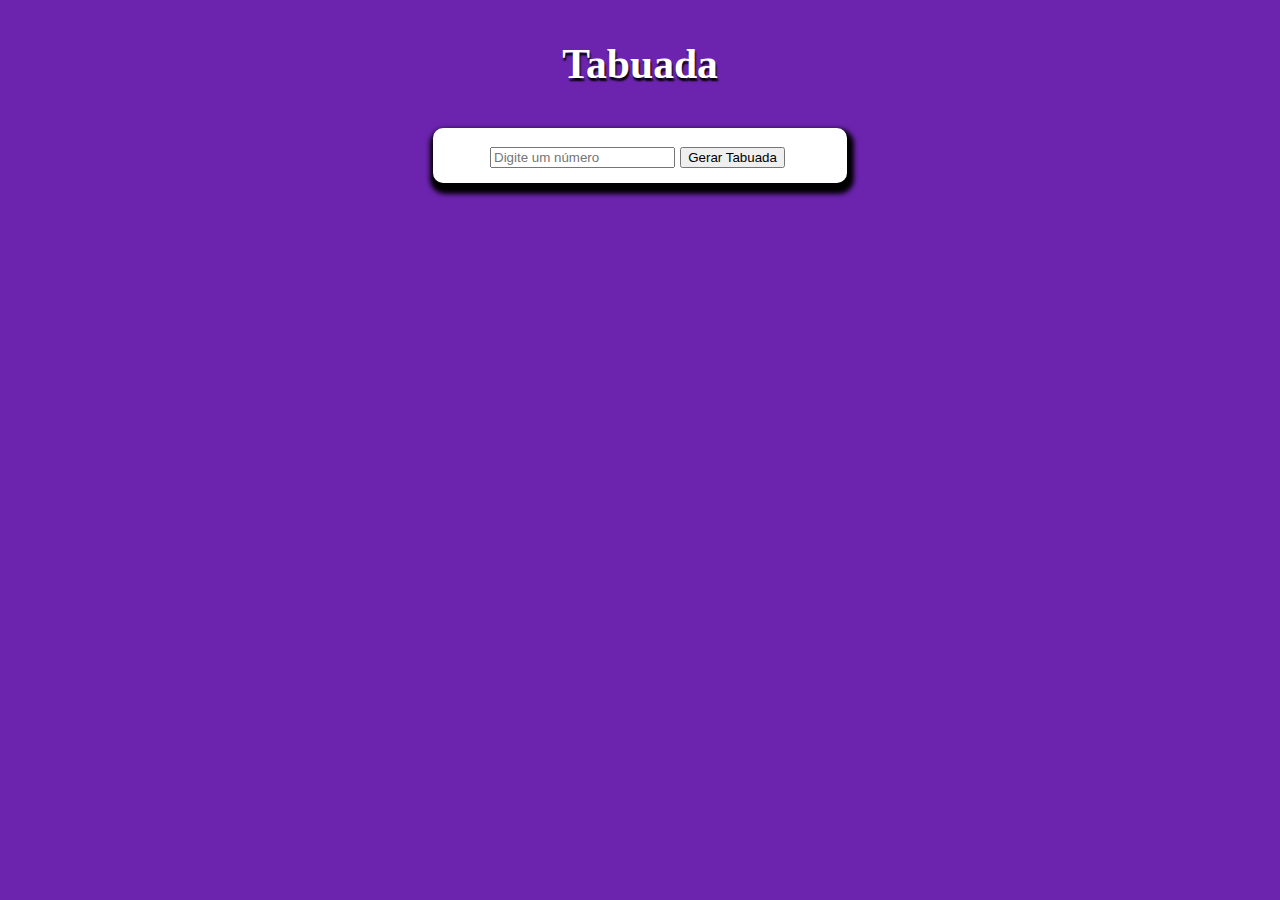
<file: index.html>
<!DOCTYPE html>
<html lang="pt-br">
<head>
    <meta charset="UTF-8">
    <meta http-equiv="X-UA-Compatible" content="IE=edge">
    <meta name="viewport" content="width=device-width, initial-scale=1.0">
    <title>Tabuada</title>
    <link rel="stylesheet" href="estilo.css ">

</head>
<body>
   <header>
    <h1>Tabuada</h1>
    </header>
        <main>
             <!--Área de interação do usuário-->           
                <div class="input">     
                     <input type="number" name="txtn" id="txtn" placeholder="Digite um número">
                     <input type="button" value="Gerar Tabuada" onclick="clicar()">
                </div>

                <!--Título e conteúdo da tabuada (conteúdo da div está no javascript)-->
                <div id="titulo"></div>
                <div id="res"></div>
                
                <!--Botão para limpar conteúdo da tabuada-->
                <input type="button" value="Limpar Tabuada" onclick="limpar()"id = "limptab">
            </main>
       
        
    <script src="script.js"></script>
</body>
</html>
</file>
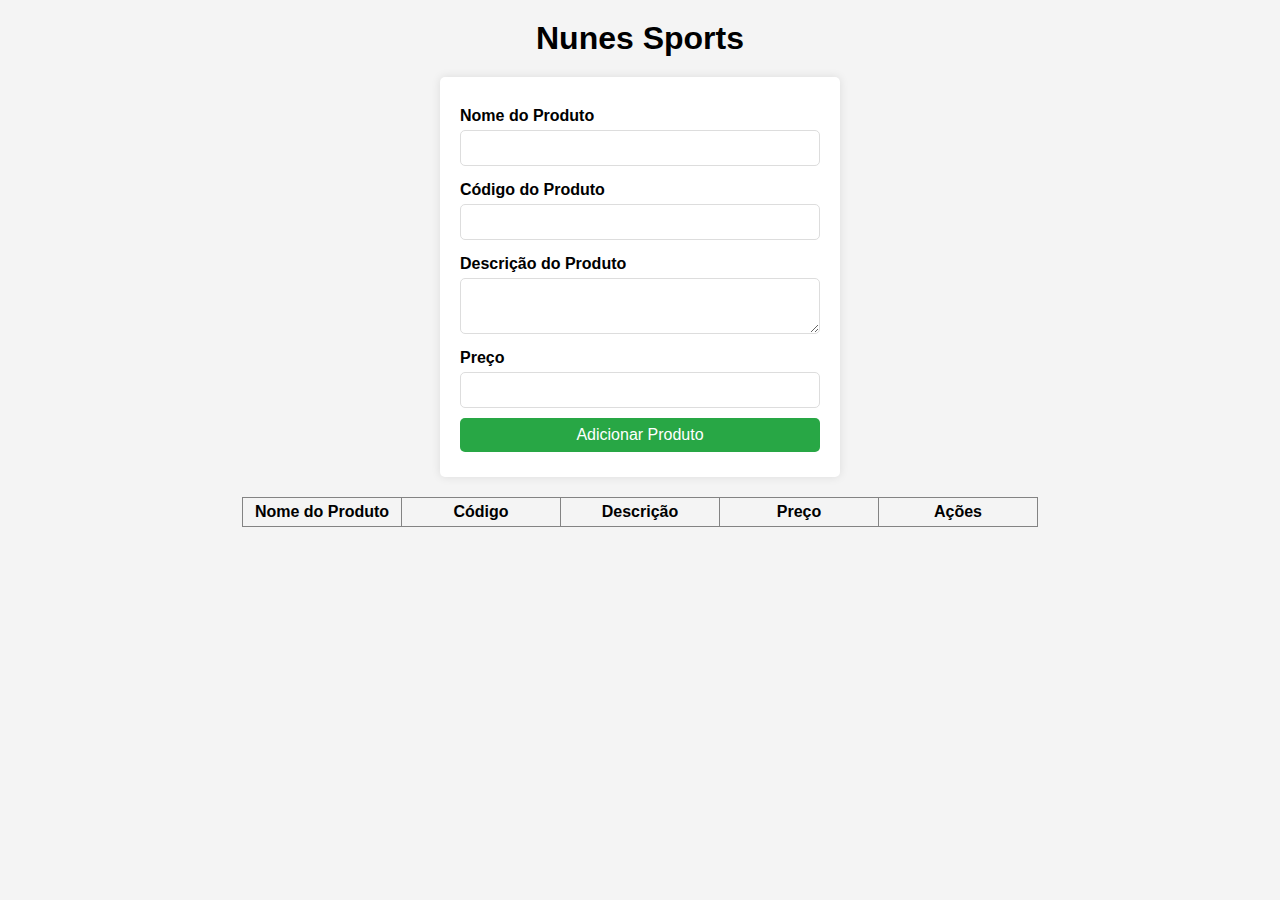
<file: cadastro-produtos/index.html>
<!DOCTYPE html>
<html lang="pt-BR">
<head>
  <meta charset="UTF-8">
  <meta name="viewport" content="width=device-width, initial-scale=1.0">
  <title>Nunes Sports</title>
  <link rel="stylesheet" href="style.css">
</head>
<body>
  <h1>Nunes Sports</h1>
  
  <!-- Formulário de Produto -->
  <div class="form-container">
    <form id="product-form">
      <label for="input-name">Nome do Produto</label>
      <input type="text"  class="input-name" required>
      
      <label for="input-code">Código do Produto</label>
      <input type="text"  class="input-code"  required>
      
      <label for="input-description">Descrição do Produto</label>
      <textarea class="input-description"  required></textarea>
      
      <label for="input-price">Preço</label>
      <input type="number" class="input-price" required min="0" step="0.01">
      
      <button class="submit-btn">Adicionar Produto</button>
      <button type="button" class="cancel-btn hide">Cancelar edição</button>
    </form>
  </div>

  <!-- feedback visual -->
  <div id="feedback-message" class="hide"></div>

  <!-- Tabela de Produtos -->
  <div class="table-container">
    <table>
      <thead>
        <tr>
          <th>Nome do Produto</th>
          <th>Código</th>
          <th>Descrição</th>
          <th>Preço</th>
          <th>Ações</th>
        </tr>
      </thead>
      <tbody>
        <!--  Produtos adicionados dinamicamente -->
      </tbody>
    </table>
  </div>

  

  <script src="app.js"></script>
</body>
</html>
</file>
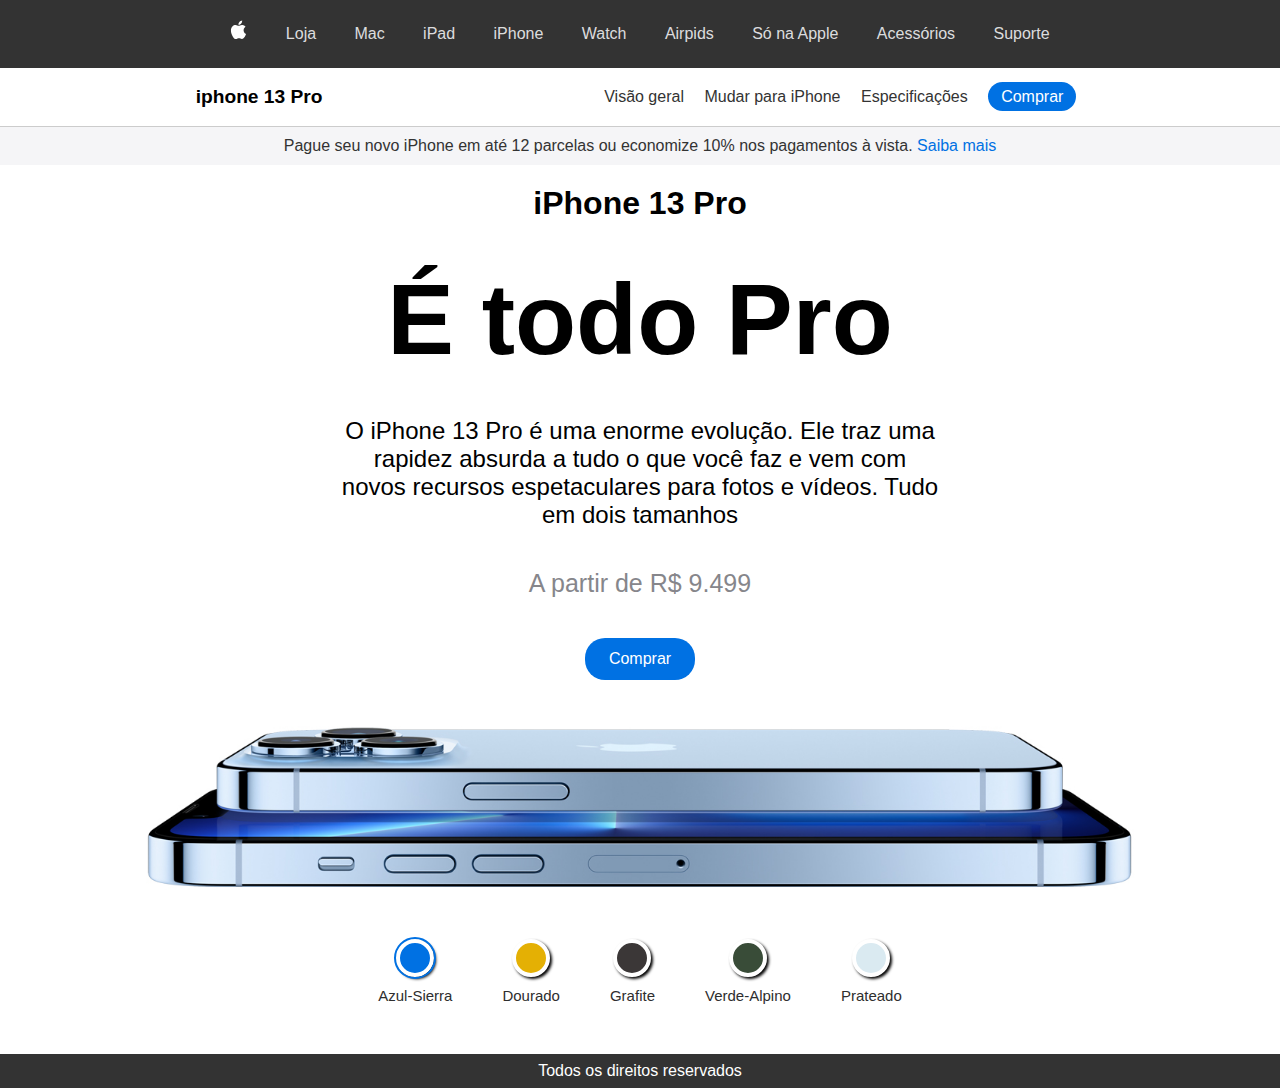
<file: clone página iphone/index.html>
<!DOCTYPE html>
<html lang="pt-br">
<head>
    <meta charset="UTF-8">
    <meta name="viewport" content="width=device-width, initial-scale=1.0">
    <title>Document</title>
    <link rel="stylesheet" href="css/style.css">
    <script src="js/script.js" defer></script>
</head>
<body>
    <header>
        <nav>
            <ul class="navbar">
                <li class="logo"><a href="#">
                    <img src="img/logo_apple (1).svg" alt="logo da empresa">
                </a></li>
                <li><a href="#">Loja</a></li>
                <li><a href="#">Mac</a></li>
                <li><a href="#">iPad</a></li>
                <li><a href="#">iPhone</a></li>
                <li><a href="#">Watch</a></li>
                <li><a href="#">Airpids</a></li>
                <li><a href="#">Só na Apple</a></li>
                <li><a href="#">Acessórios</a></li>
                <li><a href="#">Suporte</a></li>
            </ul>
        </nav>

        <div class="bottom-header">
            <div class="bottom-header-inner">
                <h3>iphone 13 Pro</h3>
                <div class="bottom-header-links">
                    <a href="#">Visão geral</a>
                    <a href="#">Mudar para iPhone</a>
                    <a href="#">Especificações</a>
                    <a href="#" class="btn">Comprar</a>
                </div>
            </div>
        </div>
    </header>
    <main>
      <div class="ribbon">
        <P>Pague seu novo iPhone em até 12 parcelas ou economize 10% nos pagamentos à vista. <a href="#">Saiba mais</a></P>
      </div>
      <section class="main-content">
            <h1 class="title">iPhone 13 Pro</h1>
            <p class="subtitle">É todo Pro</p>
            <p class="description">O iPhone 13 Pro é uma enorme evolução. Ele traz uma rapidez absurda a tudo o que você faz e vem com novos recursos espetaculares para fotos e vídeos. Tudo em dois tamanhos</p>

            <p class="price">A partir de R$ 9.499</p>
            <a href="#" class="btn">Comprar</a>
            <img src="img/iphone_blue.jpg" alt="iPhone 13 Pro" id="product-image">

            <div id="image-picker">
                <ul>
                    <li id="blue" data-color="blue" >
                        <span class="color selected" > </span>
                        <span class="description">Azul-Sierra</span>
                    </li>

                    <li id="golden" data-color="golden">
                        <span class="color" ></span>
                        <span class="description">Dourado</span>
                    </li>

                    <li id="grafite" data-color="grafite">
                        <span class="color"></span>
                        <span class="description">Grafite</span>
                    </li>

                    <li id="green" data-color="green">
                        <span class="color"></span>
                        <span class="description">Verde-Alpino</span>
                    </li>

                    <li id="silver" data-color="silver">
                        <span class="color"></span>
                        <span class="description">Prateado</span>
                    </li>
                </ul>
            </div>
      </section>
    </main>


    <footer><p>Todos os direitos reservados</p></footer>
</html>
</file>
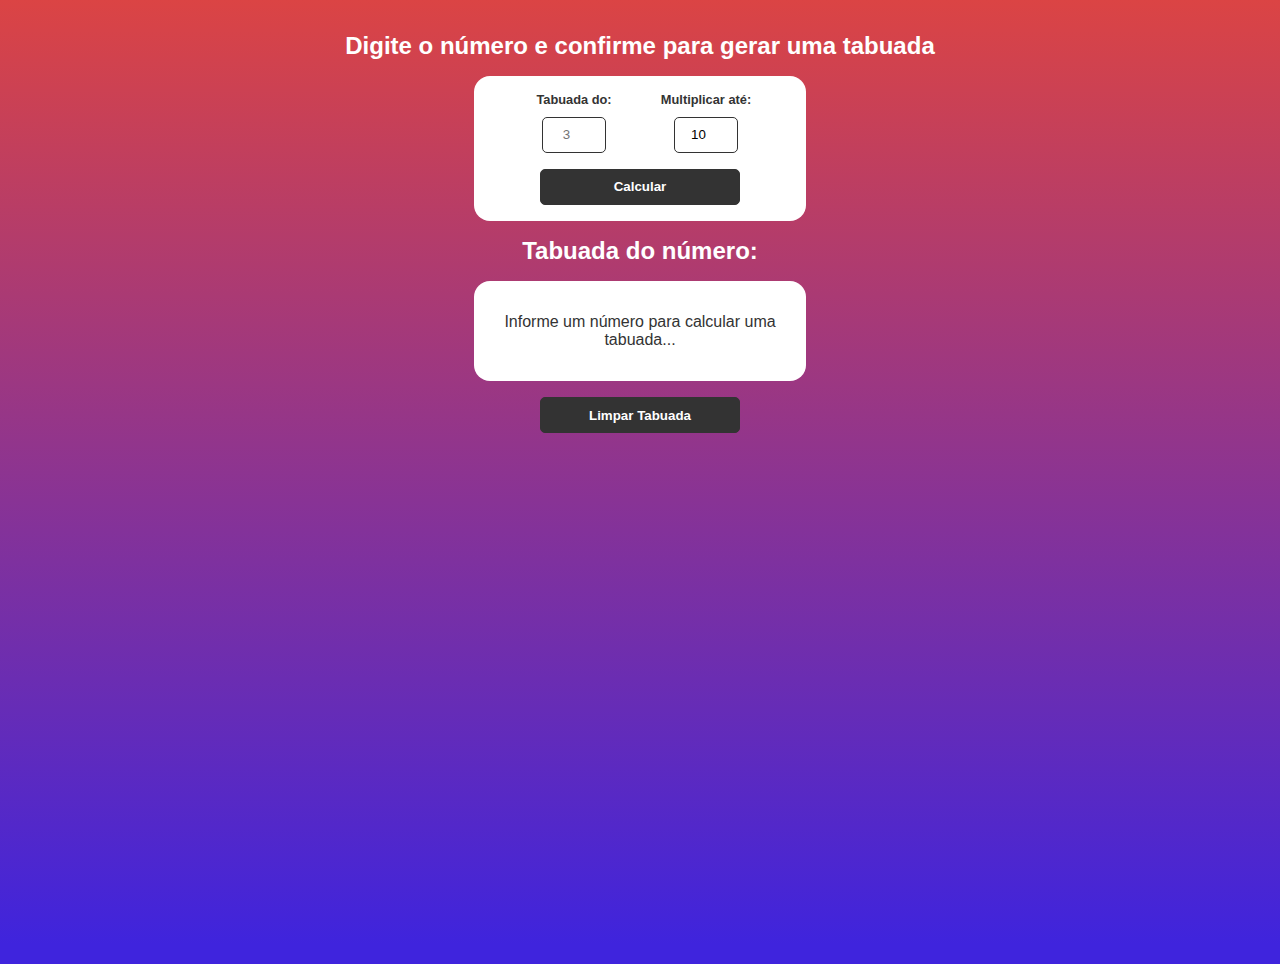
<file: Projeto-Tabuada/index.html>
<!DOCTYPE html>
<html lang="pt-br">
  <head>
    <meta charset="UTF-8" />
    <meta http-equiv="X-UA-Compatible" content="IE=edge" />
    <meta name="viewport" content="width=device-width, initial-scale=1.0" />
    <title>Tabuada</title>
    <link rel="stylesheet" href="style.css" />
    
  </head>
  <body>
    <h2>Digite o número e confirme para gerar uma tabuada</h2>
    <form id="multiplication-form">
      <div class="form-control">
        <label>Tabuada do:</label>
        <input type="number" id="number" placeholder="3" />
      </div>
      <div class="form-control">
        <label>Multiplicar até:</label>
        <input
          type="number"
          id="multiplicator"
          placeholder="Digite o número de multiplicações"
          value="10"
        />
      </div>
      <input type="submit" value="Calcular" />
    </form>

    <div id="multiplication-table">
      <h2 id="multiplication-title">Tabuada do número: <span></span></h2>

      <div id="multiplication-operations">
        <p>Informe um número para calcular uma tabuada...</p>
      </div>
      <input type="button" value="Limpar Tabuada" class="clean_btn"/>
    </div>
    <script src="script.js"></script>
  </body>
</html>
</file>
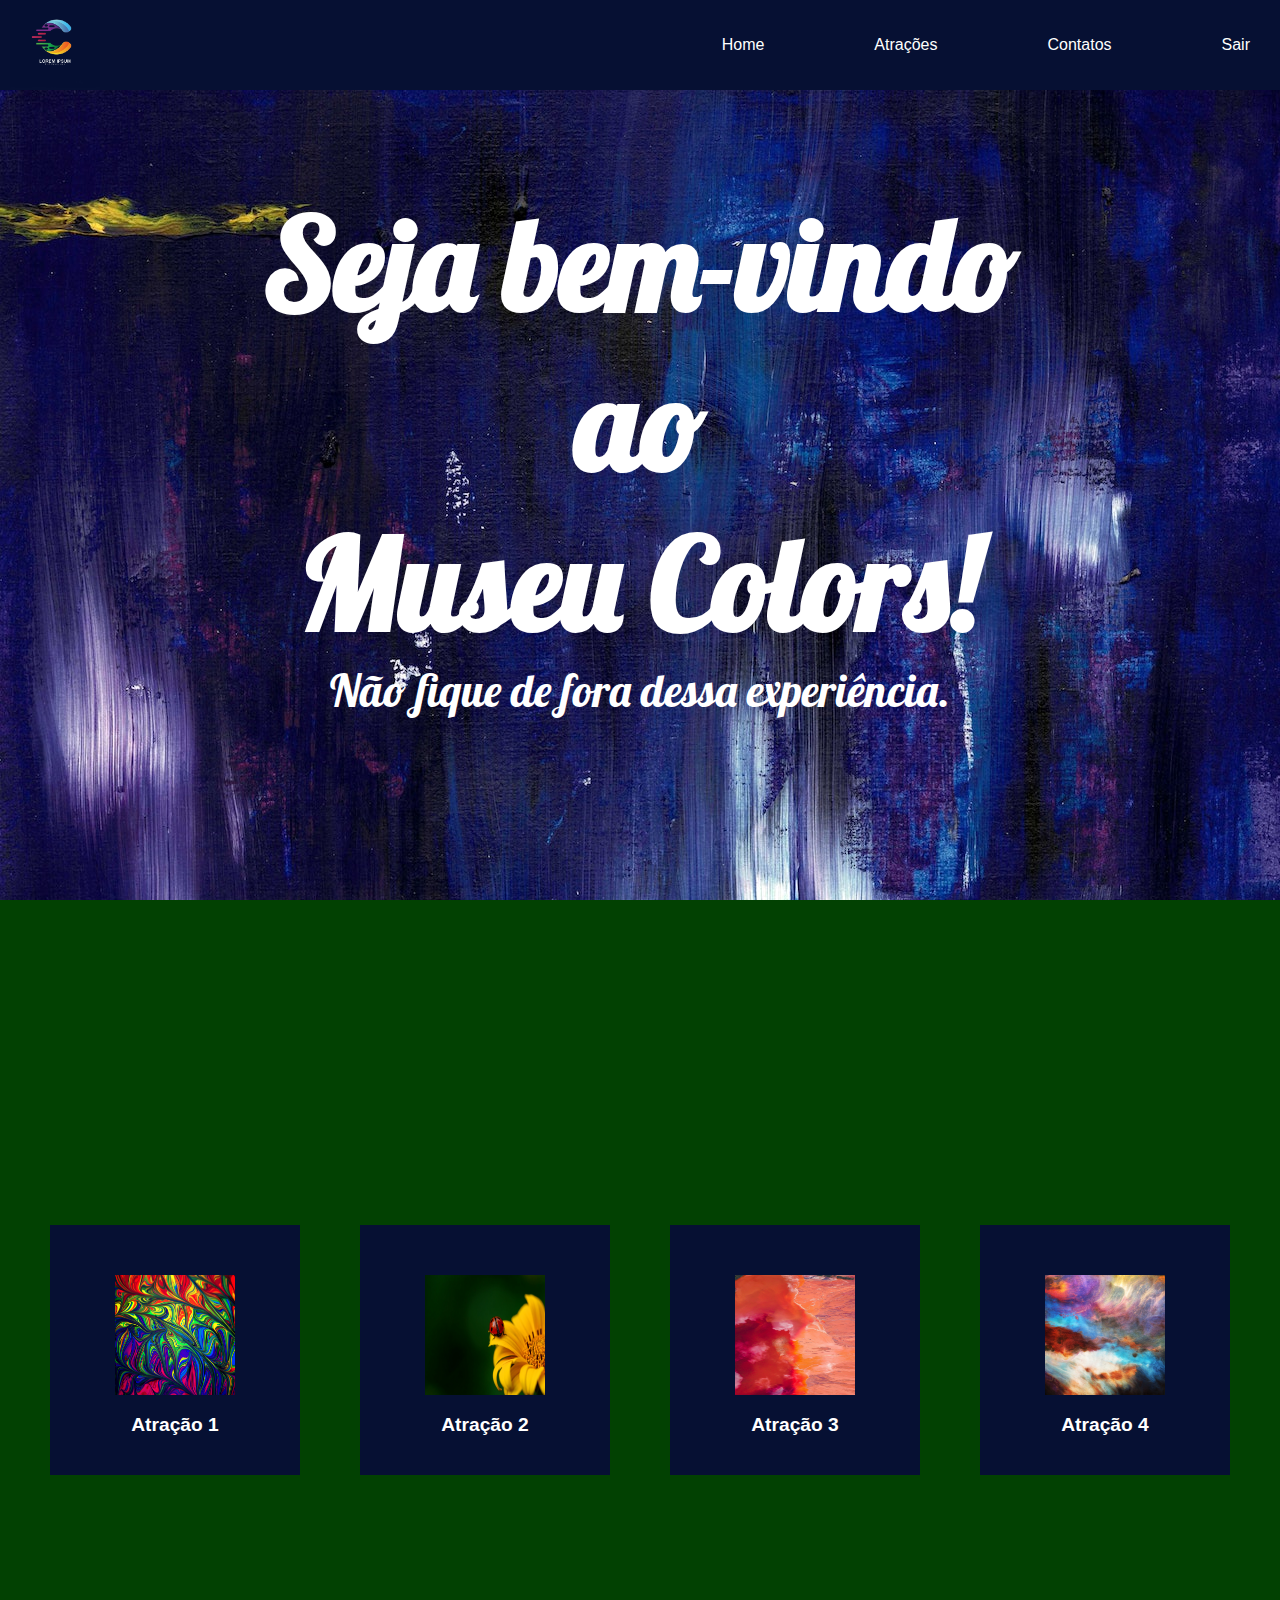
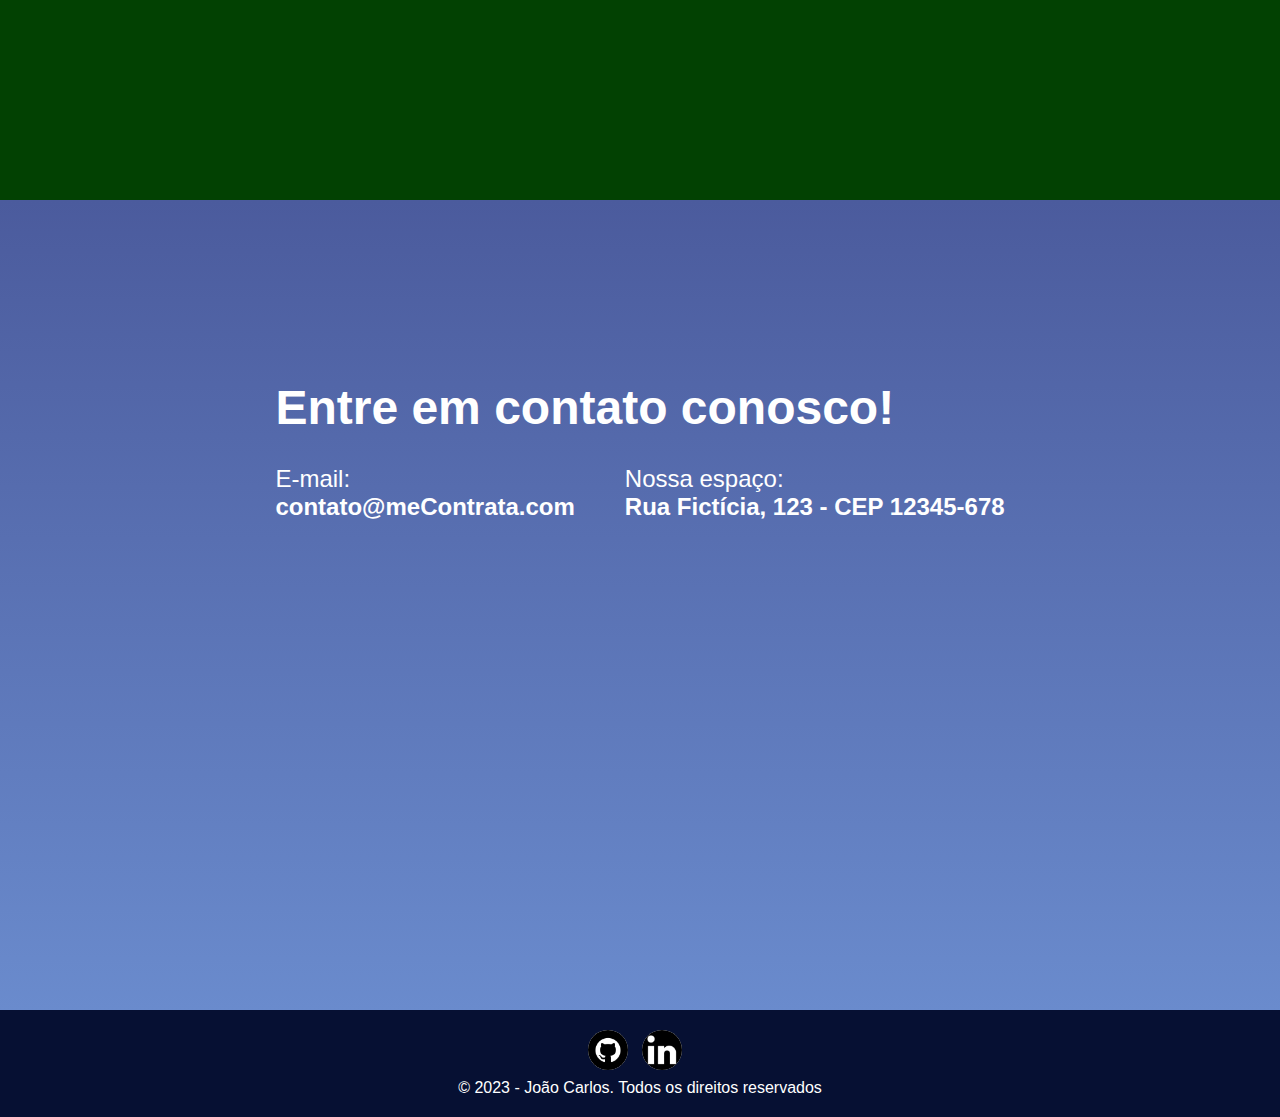
<file: tela-login-museu/páginas_complementares/museu-colors/index.html>
<!DOCTYPE html>
<html lang="pt-br">

<head>
  <meta charset="UTF-8">
  <meta name="viewport" content="width=device-width, initial-scale=1.0">
  <title>Museu Colors</title>
  <link rel="stylesheet" href="style.css">
  <link rel="stylesheet" href="https://fonts.googleapis.com/css2?family=Material+Symbols+Outlined:opsz,wght,FILL,GRAD@20..48,100..700,0..1,-50..200" />
  <script src="script.js" defer></script>
</head>

<body>
  <header class="header">
    <div class="logo">
        <a href="#home"><img src="imagens/logo-c.png" alt="logo"></a>
    </div>
    
    <nav class="header_nav">
      <div class="menu_area">
        <input type="checkbox" name="menu" id="menu">
        <label for="menu" id="menuLabel">
          <span class="material-symbols-outlined" id="menuIcon">menu</span>
        </label>
    </div>
        <menu>
          <ul >
              <li><a href="#home">Home</a></li>
              <li><a href="#attraction">Atrações</a></li>
              <li><a href="#contatos">Contatos</a></li>
              <li><a href="../tela-login/index.html">Sair</a></li>
          </ul>
        </menu>
    </nav>
</header>

  <main>
    <section class="welcome-section" id="home">
      <div class="welcome-content">
        <h1>Seja bem-vindo <br> ao <br>Museu Colors!</h1>
        <p class="welcome-subtitle">
          Não fique de fora dessa experiência.
        </p>
      </div>
    </section>

    <section class="attraction" id="attraction">

      <div class="attraction-card">
        <img src="imagens/arcoiris.jpg" alt="Atração 1">
        <h3>Atração 1</h3>
      </div>

      <div class="attraction-card">
        <img src="imagens/girassol.jpg" alt="Atração 2">
        <h3>Atração 2</h3>
      </div>
      <div class="attraction-card">
        <img src="imagens/vermelho.jpg" alt="Atração 3">
        <h3>Atração 3</h3>
      </div>
      <div class="attraction-card">
        <img src="imagens/arte.jpg" alt="Atração 4">
        <h3>Atração 4</h3>
      </div>
    </section>

    <section class="contatos" id="contatos">
      <div class="contatos-content">
        <h2>Entre em contato conosco!</h2>
        <div class="contatos-addres">
          <p>E-mail: <br> <a href="mailto:contato@meContrata.com">contato@meContrata.com</a></p>
        
          <p>Nossa espaço: <br> <a href="">Rua Fictícia, 123 - CEP 12345-678</a></p>
        </div>
          <div class="contatos-mapa"></div>
            <iframe
              src="https://www.google.com/maps/embed?pb=!1m18!1m12!1m3!1d31656393.254779518!2d-51.316680000000005!3d-14.40952615!2m3!1f0!2f0!3f0!3m2!1i1024!2i768!4f13.1!3m3!1m2!1s0x9c59c7ebcc28cf%3A0x295a1506f2293e63!2sBrasil!5e0!3m2!1spt-BR!2sbr!4v1689264926490!5m2!1spt-BR!2sbr"
              width="100%" height="300" style="border:0;" allowfullscreen="" loading="lazy"
              referrerpolicy="no-referrer-when-downgrade"></iframe>
        
        </div>
      </div>
    </section>
  </main>

  <footer>
    <div class="social-icons">
      <a href="https://github.com/Jo4ocarlos" target="_blank"><img src="imagens/icon-github.png" alt="GitHub"></a>
      <a href="https://www.linkedin.com/in/jo%C3%A3o-carlos-de-almeida-silva-724579171/" target="_blank"><img src="imagens/icon-linkedin.png" alt="LinkedIn"></a>
    </div>
    <p>&copy; 2023 - João Carlos. Todos os direitos reservados</p>
  </footer>
</body>

</html>
</file>
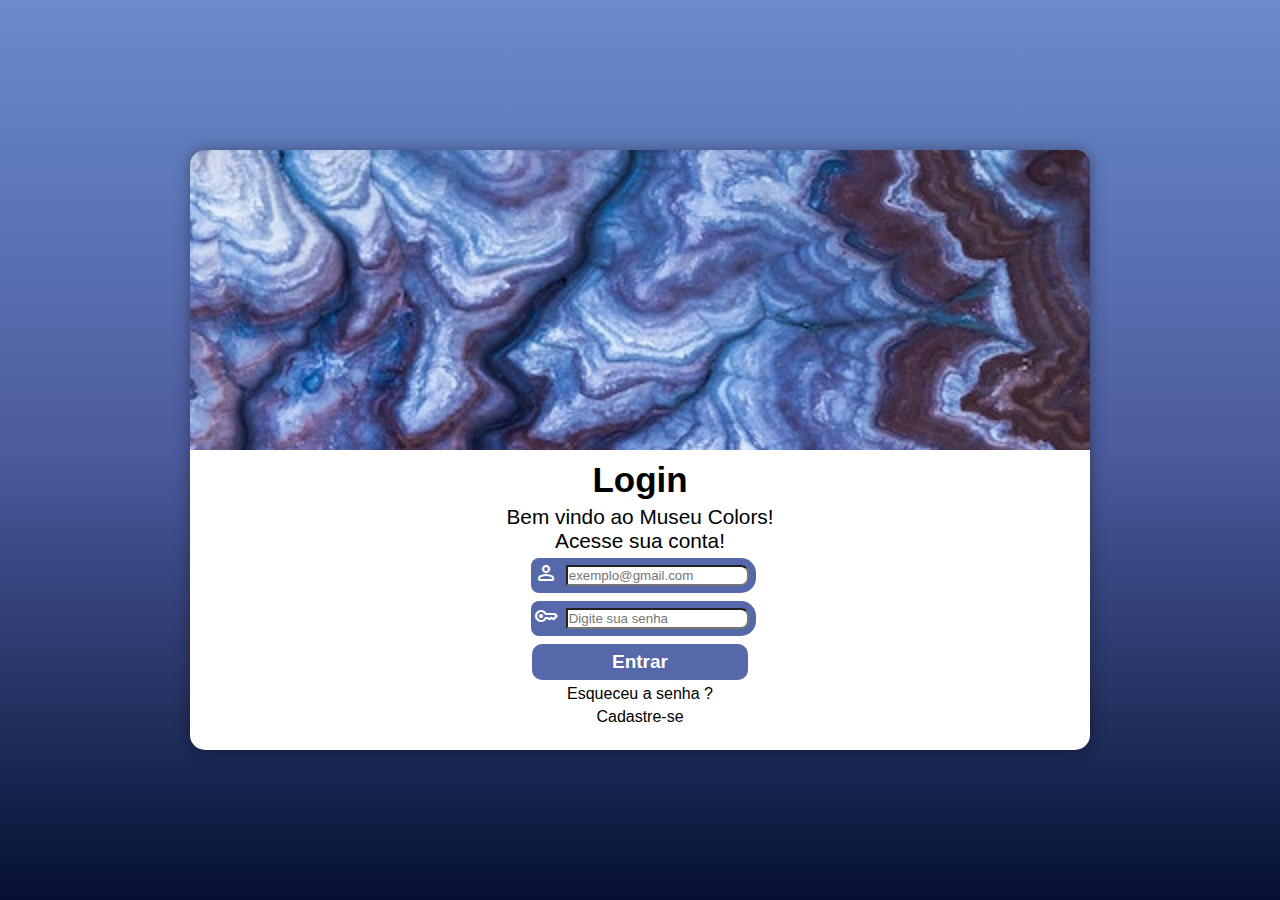
<file: tela-login-museu/páginas_complementares/tela-login/index.html>
<!DOCTYPE html>
<html lang="pt-br">

<head>
    <meta charset="UTF-8">
    <meta http-equiv="X-UA-Compatible" content="IE=edge">
    <meta name="viewport" content="width=device-width, initial-scale=1.0">
    <title>Museu Colors</title>
    <link rel="stylesheet" href="estilos/style.css">
    <link rel="stylesheet" href="estilos/media.css">
    <link rel="stylesheet"
        href="https://fonts.googleapis.com/css2?family=Material+Symbols+Rounded:opsz,wght,FILL,GRAD@48,400,1,0" />
</head>

<body>
    <main>
        <section id="login">
            <div class="imagem-fundo">
                <!--aqui vai a imagem via css-->
            </div>

            <div class="form-area">
                <h1>Login</h1>
                <p>Bem vindo ao Museu Colors! <br>Acesse sua conta!</p>
                <form action="" method="post">
                    <div>
                        <label for="isuario">
                            <span class="material-symbols-rounded">person</span>
                        </label>
                        <input type="email" name="usuario" id="isuario" placeholder="exemplo@gmail.com"
                            autocomplete="email">
                    </div>
                    <div>
                        <label for="isenha">
                            <span class="material-symbols-rounded">key</span>
                        </label>
                        <input type="password" name="senha" id="isenha" placeholder="Digite sua senha"
                            autocomplete="current-password" required minlength="8" maxlength="10">
                    </div>
                    
                    <div class="links">
                        <a href="../museu-colors/index.html" class="button">Entrar</a>
                        <a href="../recuperacao_senha/recupere_sua_senha.html"  target="_blank" class="links_externos">Esqueceu a senha ?</a>
                        <a href="../../formulario/form.html"  class="links_externos">Cadastre-se</a>
                    </div>
                </form>
            </div>
        </section>
    </main>
</body>

</html>
</file>
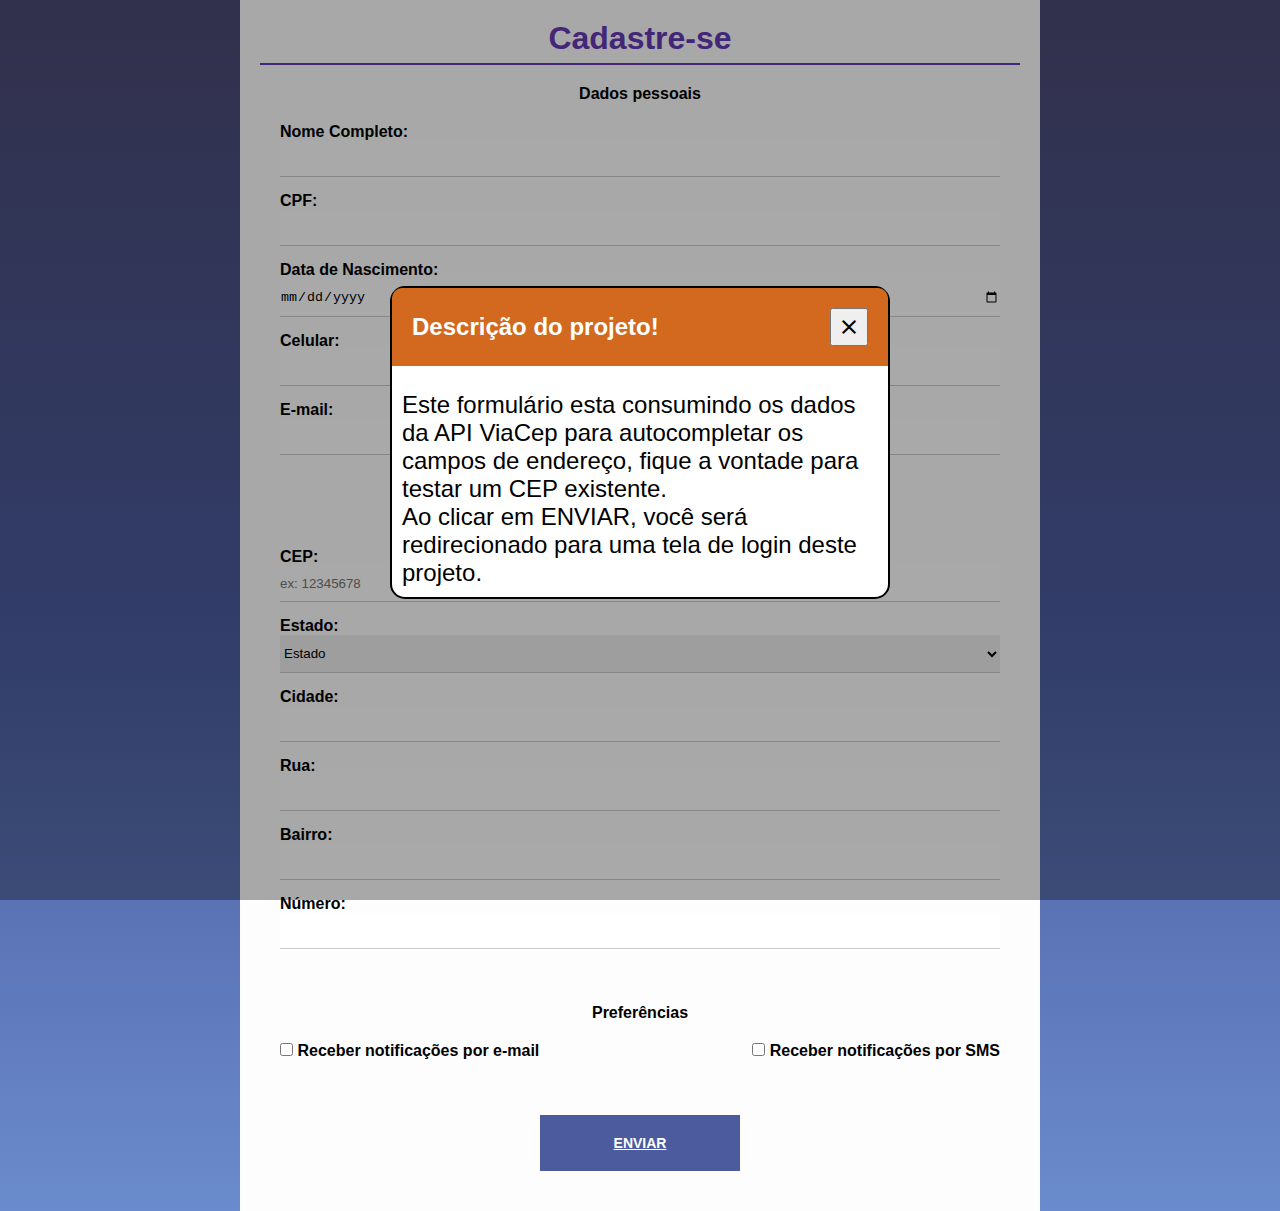
<file: tela-login-museu/formulario/form.html>
<html lang="pt-br">
<head>
    <meta charset="UTF-8">
    <meta name="viewport" content="width=device-width, initial-scale=1.0">
    <title>Colors Formulário</title>
    <link rel="stylesheet" href="style.css">
    <link rel="stylesheet" href="https://fonts.googleapis.com/css2?family=Material+Symbols+Outlined:opsz,wght,FILL,GRAD@24,400,0,0" />
    <script src="script.js" defer></script>
</head>
<body>
    <section class="modal-area">
        <div class="modal">
            <div class="modal_title">
                <h4>Descrição do projeto!</h4>
                <button class="close"><span class="material-symbols-outlined" id="menuIcon">close</span></button>
            </div>
            <p>
                Este formulário esta consumindo os dados da API ViaCep para autocompletar os campos de endereço, fique a vontade para testar um CEP existente. <br>
                Ao clicar em ENVIAR, você será redirecionado para uma tela de login deste projeto.
            </p>
        </div>

    </section>
    <main>
        <form action="cadastro.php">
          <header class="form-header">
            <h1>Cadastre-se</h1>
          </header>
            <fieldset>
                <legend>Dados pessoais</legend>
                <div>
                    <label for="nome">Nome Completo:</label>
                    <input type="text" name="nome" id="nome" minlength="5">
                </div>

                <div>
                    <label for="cpf">CPF:</label>
                    <input type="text" name="cpf" id="cpf" pattern="[0-9]{11}">
                </div>

                <div>
                    <label for="dia">Data de Nascimento:</label>
                    <input type="date" name="dia" id="dia">
                </div>

                <div>
                    <label for="cell">Celular:</label>
                    <input type="number" name="cell" id="cell">
                </div>

                <div>
                    <label for="email">E-mail:</label>
                    <input type="email" name="email" id="email"  autocomplete="email">
                </div>
            </fieldset>

            <fieldset class="address-area">
                <legend>Endereço</legend>
                <div>
                    <label for="cep">CEP: </label><input type="number" name="cep" id="cep" minlength="8" required placeholder="ex: 12345678">
                </div>
                <div>
                    <label for="estado">Estado:</label>
                    <select name="estado" id="estado" data-input>
                        <option selected>Estado</option>
                        <option value="AC">Acre</option>
                        <option value="AL">Alagoas</option>
                        <option value="AP">Amapá</option>
                        <option value="AM">Amazonas</option>
                        <option value="BA">Bahia</option>
                        <option value="CE">Ceará</option>
                        <option value="DF">Distrito Federal</option>
                        <option value="ES">Espírito Santo</option>
                        <option value="GO">Goiás</option>
                        <option value="MA">Maranhão</option>
                        <option value="MT">Mato Grosso</option>
                        <option value="MS">Mato Grosso do Sul</option>
                        <option value="MG">Minas Gerais</option>
                        <option value="PA">Pará</option>
                        <option value="PB">Paraíba</option>
                        <option value="PR">Paraná</option>
                        <option value="PE">Pernambuco</option>
                        <option value="PI">Piauí</option>
                        <option value="RJ">Rio de Janeiro</option>
                        <option value="RN">Rio Grande do Norte</option>
                        <option value="RS">Rio Grande do Sul</option>
                        <option value="RO">Rondônia</option>
                        <option value="RR">Roraima</option>
                        <option value="SC">Santa Catarina</option>
                        <option value="SP">São Paulo</option>
                        <option value="SE">Sergipe</option>
                        <option value="TO">Tocantins</option>
                    </select>
                </div>
                <div>
                    <label for="cidade">Cidade: </label><input type="text" name="cidade" id="cidade" data-input>
                </div>
                <div>
                    <label for="rua">Rua: </label><input type="text" name="rua" id="rua" data-input>
                </div>
                <div>
                    <label for="numero">Bairro:</label><input type="text" name="bairro" id="bairro" data-input>
                </div>
                <div>
                    <label for="numero">Número:</label><input type="number" name="numero" id="numero" data-input>
                </div>
                
            </fieldset>

            <fieldset class="checkbox-group">
              <legend>Preferências</legend>
                <div>
                  <input type="checkbox" id="noticias" name="noticias">
                  <label for="noticias">Receber notificações por e-mail</label>
                </div>

                <div>
                  <input type="checkbox" id="promocoes" name="promocoes">
                  <label for="promocoes">Receber notificações por SMS</label>
                </div>
            </fieldset>
            <!-- ... outros campos de entrada ... -->
          
          <a href="../páginas_complementares/tela-login/index.html"class="btn-submit">Enviar</a>
        </form>
    </main>
</body>
</html>
</file>
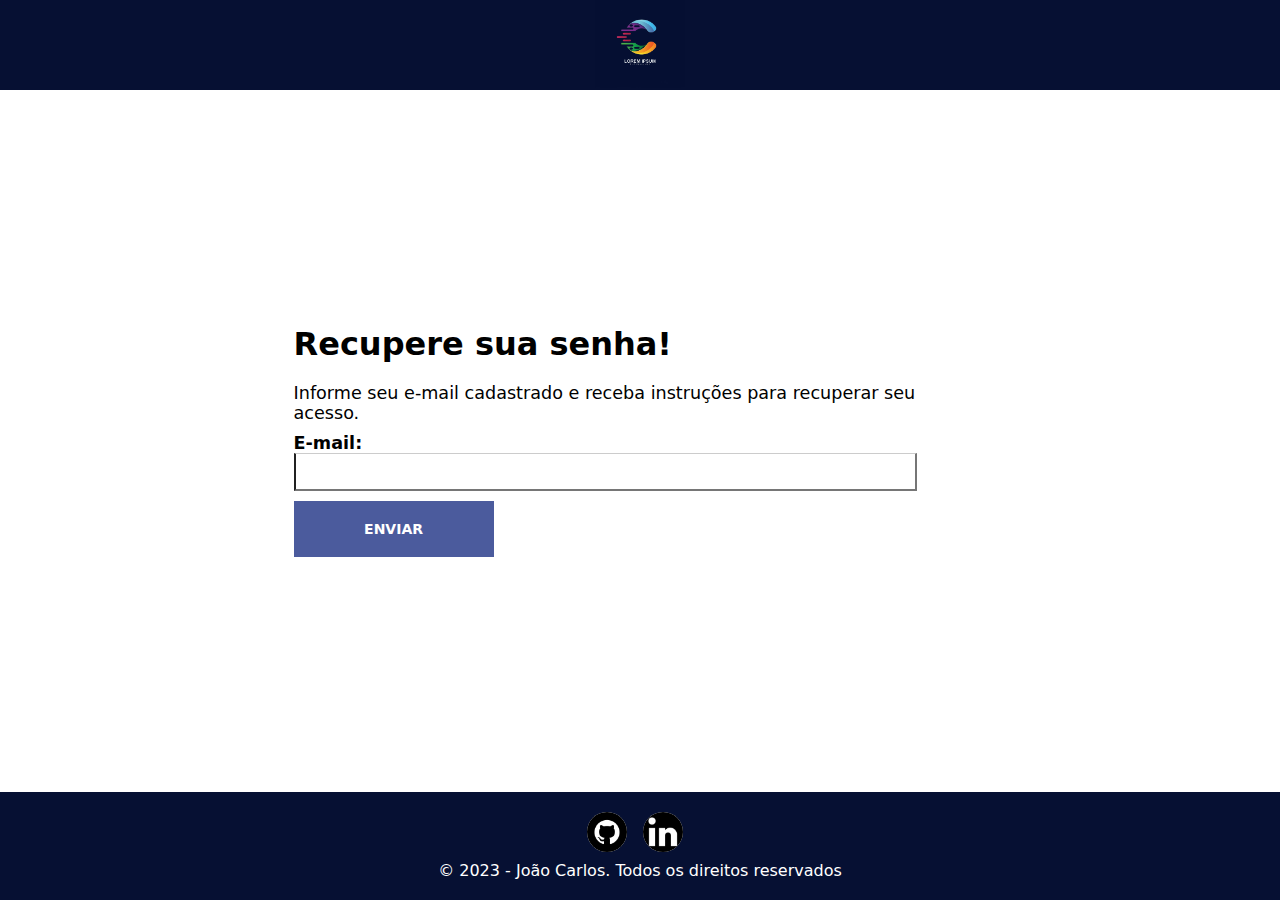
<file: tela-login-museu/páginas_complementares/recuperacao_senha/recupere_sua_senha.html>
<!DOCTYPE html>
<html lang="pt-br">
<head>
    <meta charset="UTF-8">
    <meta name="viewport" content="width=device-width, initial-scale=1.0">
    <title>Recupere sua senha</title>
    <link rel="stylesheet" href="style.css">
</head>
<body>
    <header class="header">
        <div class="logo">
            <img src="imagens/logo-c.png" alt="logo da empresa fictícia">
        </div>
    </header>
    <main>
        <h1>Recupere sua senha!</h1>

        <form action="post">
            <fieldset>
                <legend>Informe seu e-mail cadastrado e receba instruções para recuperar seu acesso.</legend>
                
                <div>
                    <label for="email">E-mail:</label>
                    <input type="email" name="email" id="email"  autocomplete="email">
                </div>
            </fieldset>
            <a href="../tela-login/index.html" class="btn-submit">Enviar</a>
        </form>

    </main>
    <footer>
        <div class="social-icons">
          <a href="https://github.com/Jo4ocarlos" target="_blank"><img src="imagens/icon-github.png" alt="GitHub logo"></a>
          <a href="https://www.linkedin.com/in/jo%C3%A3o-carlos-de-almeida-silva-724579171/"><img src="imagens/icon-linkedin.png" alt="LinkedIn logo"></a>
        </div>
        <p>&copy; 2023 - João Carlos. Todos os direitos reservados</p>
      </footer>
</body>
</html>
</file>
<file: estilo.css>
@charset "UTF-8";

*{
    margin: 0px;
}
body{
    background-color: rgb(108, 36, 175);
    font-size: 1.3em;
}
header{
    text-shadow: 1px 3px 2px black ;
    color: white;
    text-align: center;
    margin: 40px;
}

main{
    box-shadow: 2px 6px 5px 5px;
    font-weight: 700;
    background: white;
    border-radius: 10px;
    padding: 15px;
    width: 30%;
    margin: auto;
    
}
.input{
    font-weight: 400;
    font-size: 1.0em;
    max-width: 300px;
    margin: auto;
    
   
}
#txtn{
    max-width: 100%;
}

#res{
    box-shadow: 0px 0px 5px;
    border-radius: 0px 0px 10px 10px;
    max-width: 150px;
    padding: 8.9px;
    text-align: center;
    display: none;
    margin: -9px auto 3px auto;
    

}
#titulo{
    background-color: black;
    border: 1px solid black;
    border-radius: 10px 10px 0px 0px;
    text-align: center;
    color: white;
    margin: 12px auto 0px auto;
    max-width: 150px;
    padding: 10px;
    display: none;
    
}
#limptab{
    font-weight: 700;
    display: none;
    margin: auto;
    padding: 5px;
    max-width: 150px;
   
}
</file>
<file: cadastro-produtos/style.css>
*{
  margin: 0;
  padding: 0;
  box-sizing: border-box;
}
body {
  font-family: Arial, sans-serif;
  display: flex;
  flex-direction: column;
  align-items: center;
  background-color: #f4f4f4;
}

h1 {
  margin-top: 20px;
}

.form-container {
  margin-top: 20px;
  padding: 20px;
  background-color: #fff;
  box-shadow: 0px 0px 10px rgba(0, 0, 0, 0.1);
  border-radius: 5px;
  width: 100%;
  max-width: 400px;
}

form {
  display: flex;
  flex-direction: column;
}

label {
  margin-top: 10px;
  font-weight: bold;
}

input, textarea, button {
  margin: 5px 0;
  padding: 8px;
  font-size: 16px;
  border: 1px solid #ddd;
  border-radius: 5px;
}

button {
  color: white;
  border: none;
  cursor: pointer;
}

.hide {
  display: none;
}

.submit-btn {
  background-color: #28a745;
}

.submit-btn:hover {
  background-color: #1b6a2c;
}

.cancel-btn {
  background-color: #dc3545;
}

.cancel-btn:hover {
  background-color: #d65a67;
}

.table-container {
  max-width: 800px;
}

table {
  margin: 20px 0px;
  width: 100%;
  border-collapse: collapse;
}

table, th, td {
  border: 1px solid #838383;
}
th{
  min-width: 159px;
}
th, td {
  padding: 5px;
  text-align: center;
}

.product-description {
    max-width: 300px;
    word-wrap: break-word;
}

button.edit {
  background-color: #007bff;
  margin-right: 5px;
}

button.delete {
  background-color: #dc3545;
}

button.edit:hover {
  background-color: #5291d4;
}

button.delete:hover {
  background-color: #d65a67;
}

#feedback-message {
  margin-top: 20px;
  padding: 10px;
  border-radius: 5px;
  font-weight: bold;
  text-align: center;
}

#feedback-message.success {
  background-color: #007bff;
  color: white;
}

#feedback-message.error {
  background-color: #dc3545;
  color: white;
}

@media (max-width: 600px) {
  .table-container {
      width: 100%;
      overflow-x: auto;
  }
}
</file>
<file: clone página iphone/css/style.css>
/* Estilo geral*/
*{
    margin: 0;
    padding: 0;
    box-sizing: border-box;
    font-family: Verdana, Geneva, Tahoma, sans-serif;
}
ul {
    list-style: none;
}
a{
    text-decoration: none;
}

/*estilos da area de cabeçalho*/

header nav {
    background-color: #333;
   
}
.navbar {
    display: flex;
    justify-content:center;
    align-items: center;
    gap: 3%;
    padding: 8px 0;

   
}
.navbar a {
    color: #f5f5f7e3; 
    transition: .4s;
   
}
.navbar a:hover{
    color:  #fff;
}

.bottom-header{
    padding: 18px;
    border-bottom: 1px solid #ccc;
}
.bottom-header h3{
    font-size: 1.2rem;
}
.bottom-header a {
    color: #333;
}

.bottom-header-inner{
    display: flex;
    justify-content: center;
    align-items: center;
    gap: 22% ;
}
.bottom-header-links a{
    margin: 0 0.5rem;
}
.bottom-header-links .btn, .btn{
    background-color: #0071e3;
    padding: 6px 13px;
    border-radius: 20px;
    color: #fff;
}
/*estilo do conteudo*/
.ribbon{
    display: flex;
    background-color: #f5f5f7;
    color: #333;
    align-items: center;
    justify-content: center;
    padding: 10px;
}
.ribbon a{
    color:  #0071e3;
}
.main-content{
    display: flex;
    flex-direction: column ;
    align-items: center;
    justify-content: center;
    gap: 40px;
    margin-bottom: 50px;

}

.main-content .title{
    margin-top: 20px;
    
}
.main-content .subtitle{
    font-size: 100px;
    font-weight: bold;
}
.main-content .description{
    max-width: 600px;
    font-size: 24px;
    text-align: center;
}
.main-content .price{
    font-size: 25px;
    color: #86868b;
    
   
}
.main-content .btn{
    padding:  12px 24px;

}
.main-content #product-image{
    max-width: 1000px;
   
    transition: .5s;
}
.changing{
    opacity: 40%;
}
#image-picker ul{
    display: flex;
    gap:50px;
    font-size: 26px;
}
#image-picker  li{
    display: flex;
    flex-direction: column;
    align-items: center;
    gap: 10px;
    cursor: pointer;
    
}
#image-picker .color{ 
    width: 20px;
    height: 20px;
    border-radius: 50%;
    padding: 15px;
    border: 4px solid #fff;
    box-shadow: 2px 2px 3px black;
    pointer-events: none; 
}

#image-picker li .description{
    color: #2e2e2e;
    font-size: 15px;
}


 #blue .color{
    background-color: #0071e3;
}
 #golden .color{
    background-color: #e4b004;
}
 #grafite .color{
    background-color: #3b3737;
}
 #green .color{
    background-color: #394c38;
}
 #silver .color{
    background-color: #daeaf1;
}
.selected{
    outline: 2px solid #0071e3;
}

footer{
    background-color: #333;
    padding: 8px 0;
    text-align: center;
    color: #fff;
   
}


/*mobile*/ 

@media screen and (max-width:900px){

    .navbar li{
        display: none;
    }
    .navbar .logo{
        display: flex;
    }
    .bottom-header-links a{
        display: none;

    }
    .bottom-header-inner h3{
        font-size: 1rem;
    }
    .bottom-header-links .btn {
        display: block;

    }
    .ribbon{
        text-align: center;
        padding: 10px;
        
    }
    .main-content{
        padding: 10px;
        overflow: hidden;
        
    }
    .main-content .subtitle{
        font-size: 50px;
    }
    .main-content #product-image{
        padding-left: 300px;
    }
    #image-picker ul{
        gap: 15px;
        
    }
    #image-picker li .description{
        font-size: 11px;
    }
    
}
</file>
<file: Projeto-Tabuada/style.css>
* {
    margin: 0;
    padding: 0;
    font-family: Helvetica;
  }
  
  body {
    text-align: center;
    padding: 2rem;
    min-height: 100vh;
    background: linear-gradient(180deg, #db4444 0%, #3f24dd 98%);
    color: #fff;
  }
  
  h2 {
    margin-bottom: 1rem;
  }
  
  #multiplication-form {
    display: flex;
    justify-content: center;
    align-items: center;
    flex-wrap: wrap;
    margin: 1rem auto;
    padding: 1rem;
    max-width: 300px;
    background-color: #fff;
    border-radius: 1rem;
    color: #333;
  }
  
  .form-control {
    display: flex;
    flex-direction: column;
    align-items: center;
    width: 100px;
    margin: 0 1rem;
  }
  
  .form-control label {
    margin-bottom: 0.6rem;
    font-size: 0.8rem;
    font-weight: bold;
  }
  
  .form-control input {
    margin-bottom: 1rem;
    flex: 1;
    padding: 0.6rem 0.4rem;
    border: none;
    width: 50px;
    border: 1px solid #333;
    border-radius: 5px;
    text-align: center;
  }
  
 input[type="submit"], input[type="button"]  {
    max-height: 50px;
    padding: 0.6rem 1.2rem;
    width: 200px;
    background-color: #333;
    color: #fff;
    border: 1px solid #333;
    border-radius: 5px;
    cursor: pointer;
    font-weight: bold;
  }
  
  #multiplication-operations {
    display: flex;
    flex-direction: column;
    align-items: center;
    max-width: 300px;
    margin: 1rem auto;
    padding: 2rem 1rem;
    background-color: #fff;
    border-radius: 1rem;
    color: #333;
  }
  
  #multiplication-operations .row {
    display: flex;
    justify-content: center;
    border: 1px solid #ccc;
    border-bottom: none;
    padding: 0.5rem;
    width: 150px;
    text-align: center;
  }
  
  #multiplication-operations .row:last-child {
    border-bottom: 1px solid #ccc;
  }
  
  #multiplication-operations .result {
    margin-left: 0.4rem;
  }
</file>
<file: tela-login-museu/páginas_complementares/museu-colors/style.css>
/* Estilo geral */
@import url('https://fonts.googleapis.com/css2?family=Lobster&display=swap');

* {
  margin: 0;
  padding: 0;
  box-sizing: border-box;

}

html {
  scroll-behavior: smooth;
  font-family: sans-serif;
}

/* Estilo do Cabeçalho */
.header {
  background-color: #061033;
  color: #fff;
  position: fixed;
  width: 100%;
  z-index: 1;
  padding: 10px;
  height: 10vh;
  display: flex;
  align-items: center;
  justify-content: space-between;
}

.logo img {
  height: 90px;
}

input[type="checkbox"] {
  display: none;
}
 
.menu_area{
  display: none;
}

nav ul {
  display: flex;
  list-style: none;
  gap: 70px;
}

/*area para analisar*/

.header_nav ul a {
  color: white;
  text-decoration: none;
  border-radius: 10px;
  padding: 20px;
  width: 100%;
  text-align: center;
  transition: background-color 0.3s ease-in-out;
}

.header_nav ul a:hover {
  background-color: rgba(255, 255, 255, 0.161);
}

/* Estilo da seção de boas-vindas */

.welcome-section {
  background-image: url("imagens/azul.jpg");
  background-repeat: no-repeat;
  background-position: right top;
  background-size: cover;
  background-attachment: fixed;
  display: flex;
  align-items: center;
  justify-content: center;
  height: 100vh;
}

.welcome-content {
  font-family: 'Lobster', 'cursive';
  text-align: center;
  color: white;
  font-size: 4em;


}

.welcome-subtitle {
  font-size: 0.7em;
}



/* Estilo dos cartões de atração */
.attraction {
  display: flex;
  align-items: center;
  flex-wrap: wrap;
  justify-content: center;
  height: 100vh;
  background-color: #024102;
  color: white;
  text-align: center;
  gap: 60px;
}

/* Estilo dos cards de atrações */
.attraction-card {
  background-color: #061033;
  text-align: center;
  width: 250px;
  height: 250px;
  padding: 50px;
  transition: background-color 1s;
}

.attraction-card img {
  width: 80%;
  height: 80%;

}

.attraction-card h3 {
  font-size: 1.2em;
  margin-top: 15px;
}

.attraction-card p {
  font-size: 14px;
  color: #888;
}

.attraction-card:hover {
  background-color: #F7F2FF;
  cursor: pointer;
  color: #000;
}

/* Estilo da seção de contatos */
.contatos {
  text-align: left;
  background-image: linear-gradient(to top, #6A8BCD, #4B5B9D);
  height: 90vh;
  color: white;
  font-size: 1.5em;
  display: flex;
  flex-direction: column;
  align-items: center;
  justify-content: center;

}

.contatos-content {
  display: flex;
  flex-direction: column;
  gap: 30px;
  
  
}

.contatos-addres {
  display: flex;
  justify-content: left;
  flex-wrap: wrap;
  gap: 50px;


}
.contatos-addres a {
  color: #fff;
  font-weight: bolder;
  text-decoration: none;

}

.contatos-addres a:hover {
  text-decoration: underline;
  background-color: #00000044;
}

.contatos h2 {
  font-size: 2em;
  margin-top: 50px;

}

/* Estilo do footer */
footer {
  background-color: #061033;
  color: #fff;
  padding: 20px 0px;
  text-align: center;
  width: 100%;
}

.social-icons img {
  width: 40px;
  margin-right: 10px;
  margin-bottom: 5px;
  border-radius: 50px;
  background-color: #fff;
}

/* Estilo responsivo */


.attraction {

  animation: fundoAlternando 6s linear infinite alternate;
  /* Altere a duração e as cores conforme necessário */
}

/* Define a animação de alternância de fundo */
@keyframes fundoAlternando {
  0% {
    background-color: #024102;
    /* Primeira cor de fundo */
  }

  100% {
    background-color: #061033;
    /* Segunda cor de fundo */
  }
}

/* Estilo responsivo para telas menores que 560px */
@media screen and (max-width: 720px) {
  .menu_area {
    display: block;
  }

  nav ul {
    display: none;
  }

  .men {
    display: block;
  }

  .header_nav ul {
    list-style: none;
    position: absolute;
    top: 10vh;
    right: 0;
    width: 60vw;
    height: 92vh;
    background: #061033;
    display: flex;
    flex-direction: column;
    align-items: center;
    justify-content: space-around;
    z-index: 1;
    transform: translateX(110%);
    transition: transform 0.5s ease-in-out;
  }

  .header_nav ul.active {
    transform: translateX(0);
  }

  .header_nav ul a {
    padding: 50px;
  }

  .header_nav ul a:hover {
    background-color: rgba(255, 255, 255, 0.161);
  }

  .welcome-content {
    font-size: 2em;
  }

  .attraction {
    display: flex;
    flex-direction: column;
    align-items: center;
    padding: 50px 0px;
    height: auto;
    background-color: #024102;
    color: white;
    text-align: center;
    gap: 30px;
  }

  .contatos {
    height: auto;
    color: white;
    padding: 50px 0px;
    font-size: 1.2em;
  }
  .contatos-content {
    margin-left: 5%;
  }
  .contatos-addres {
    gap: 20px;
  }
  iframe{
    width: 300px;

  }
}
</file>
<file: tela-login-museu/páginas_complementares/tela-login/estilos/style.css>
@charset "utf-8";

*{
    font-family: 'roboto', sans-serif;
    margin: 0px;
    padding: 0px;
    box-sizing: border-box;
}
body,html{
    background-image: linear-gradient(to bottom,#6A8BCD,#4B5B9D,#061033);
}
main{
    display: flex;
    align-items: center;
    justify-content: center;
    height: 100vh;
}
section{
    overflow: hidden;
    background-color: white;
    text-align: center;
    width: 320px;
    height: 600px;
    
    border-radius: 15px;
    box-shadow: 0px 0px 15px rgba(0, 0, 0, 0.363);
}

.imagem-fundo{
    background: black url('../imagens/pexels-trace-hudson-2797752\ \(1\).jpg') no-repeat center center fixed;
    background-size: cover;
    height: 50%;
}
.form-area{
    padding: 10px;
}
form{
    display: flex;
    flex-direction: column;
    gap: 8px;
}

h1{
    text-align: center;
    font-size: 35px;
}
p{
    margin: 5px 0px;
    font-size: 1.3em;
}
span{
    background-color: #5468AA;
    color: white;
    height: 35px;
    padding: 3px;
    border-radius: 8px 0px 0px 8px; 
    
}
input{
    padding: 1px;
    border-radius:0px 8px 8px 0px ;
    box-shadow: 0px 0px 0px 7px #5468AA;
    transform: translatey(-5px); 
}


.button{
    font-size: 19px;
    padding: 7px 80px;
    border-radius: 10px;
    text-decoration: none;
    background-color: #5468AA;
    font-weight: bolder;
    color: white;
    cursor: pointer;
}
.button:hover{
    background-color: #8da1e4;
    color: #000;
    font-weight: bolder;
}
.links{
    display: flex;
    flex-direction: column;
    align-items: center;
    gap:5px;
    
}
.links_externos{
    font-size: 16px;
    text-decoration: none;
    color: black;
}


    
.links_externos:hover{
    text-decoration: underline;
    font-size: 17px;
    color: #728bdf;
}
</file>
<file: tela-login-museu/páginas_complementares/tela-login/estilos/media.css>
@charset "UTF-8";

@media screen and (min-width:800px){
   section{
    width: 900px;
   }

   
}
</file>
<file: tela-login-museu/páginas_complementares/recuperacao_senha/style.css>
* {
    margin: 0;
    padding: 0;
    box-sizing: border-box;
  }
  body {
    display: flex;
    flex-direction: column;
    align-items: center;
    font-family: system-ui, -apple-system, BlinkMacSystemFont, 'Segoe UI', Roboto, Oxygen, Ubuntu, Cantarell, 'Open Sans', 'Helvetica Neue', sans-serif;
    height: 100vh; 
  }
.header {
    background-color: #061033;
    color: #fff;
    width: 100%;
    height: 10vh;
    display: flex;
    align-items: center;
    justify-content: center;
  }
  .logo img {
    height: 90px;
  }
  main{
    flex: 1;
    display: flex;
    flex-direction: column;
    align-items: left;
    justify-content: center;
    padding: 20px;
    gap: 20px;
   
    
  }

  fieldset {
    border: none;
    width: 90%;
    padding: 10px 0px;
    font-size: 1.1em;
  }
  label{
    font-weight: bolder;
    
  }
  input[type="email"]{
  
  border-top: 1px solid #ccc;
  padding: 10px 0;
  width: 100%;
}
.btn-submit {
  display: block;
  background-color: #4B5B9D;
  text-align: center;
  color: #fff;
  width: 200px;
  padding: 20px 0px;
  font-weight: bolder;
  font-size: 14px;
  cursor: pointer;
  text-transform: uppercase;
  transition: .5s;
  
}
a{
  text-decoration: none;
}
.btn-submit:hover {
  background-color: #6A8BCD;
}
  /* Estilo do footer */
footer {
    background-color: #061033;
    color: #fff;
    padding: 20px 0px;
    text-align: center;
    width: 100%;
  }
  
  .social-icons img {
    width: 40px;
    margin-right: 10px;
    margin-bottom: 5px;
    border-radius: 50px;
    background-color: #fff;
  }
</file>
<file: tela-login-museu/formulario/style.css>
/* Reset de estilos padrão do navegador */
* {
  margin: 0;
  padding: 0;
  box-sizing: border-box;
}

body {
  font-family: Arial, sans-serif;
  background-image: linear-gradient(to top, #6A8BCD,#4B5B9D,#4C4A73);

}
/*estilo do modal de aviso*/
.modal-area{
  position: absolute;
 display: flex;
 align-items: center;
 justify-content: center;
  background-color: #00000056;
  width: 100%;
  height: 100vh;
}

.modal{
  text-align: center;
  width: 500px;
  border-radius: 15px;
  border: 2px solid black;
  background-color: white;
  font-size: 1.5em;
  
}
.modal_title{
  display: flex; 
  justify-content: space-between; 
  align-items: center;
  background-color: #d2691e;
  border-radius: 10px 10px 0px 0px;
  text-align: center;
  color: white;
  font-weight: bolder;
  padding: 20px;
}
.modal_title button {
  padding:5px;
}
.modal p{
  padding: 10px;
  text-align: left;
}
.hide{
  display:none;
}
/*Estilo do formulário*/

.form-header{
  margin-bottom: 20px;
}
.form-header h1 {
  color: #673ab7;
  border-bottom: 2px solid #673ab7;
  text-align: center;
  height: 45px;
}

main {
  background-color: #fdfdfd;
  width:800px;
  margin: 0 auto;
  padding-bottom: 20px;
}

form {
  padding: 20px;
}

fieldset {
  border: none;
  padding: 20px;
  margin-bottom: 20px;
  
}

legend {
  font-weight: bold;
  text-align: center;
}

div {
  margin-bottom: 15px;
}

label {
  margin-bottom: 5px;
  font-weight: bold;
}
input[type="text"],
input[type="number"],
input[type="date"],
input[type="email"],
select
 {
  border: none;
  border-bottom: 1px solid #ccc;
  padding: 10px 0;
  width: 100%;
}

.checkbox-group {
  display: flex;
  align-items: center;
  justify-content: space-between;
  flex-wrap: wrap;
}


.btn-submit {
  background-color: #4B5B9D;
  text-align: center;
  color: #fff;
  width: 200px;
  padding: 20px 0px;
  font-weight: bolder;
  font-size: 14px;
  cursor: pointer;
  text-transform: uppercase;
  transition: .5s;
  display: block;
  margin: auto;
}

.btn-submit:hover {
  background-color: #6A8BCD;
}

/*responsividade*/
@media screen and (max-width:750px) {
  main {
    width:100%;
  }
  form {
    padding: 0px;
  }

}
</file>
